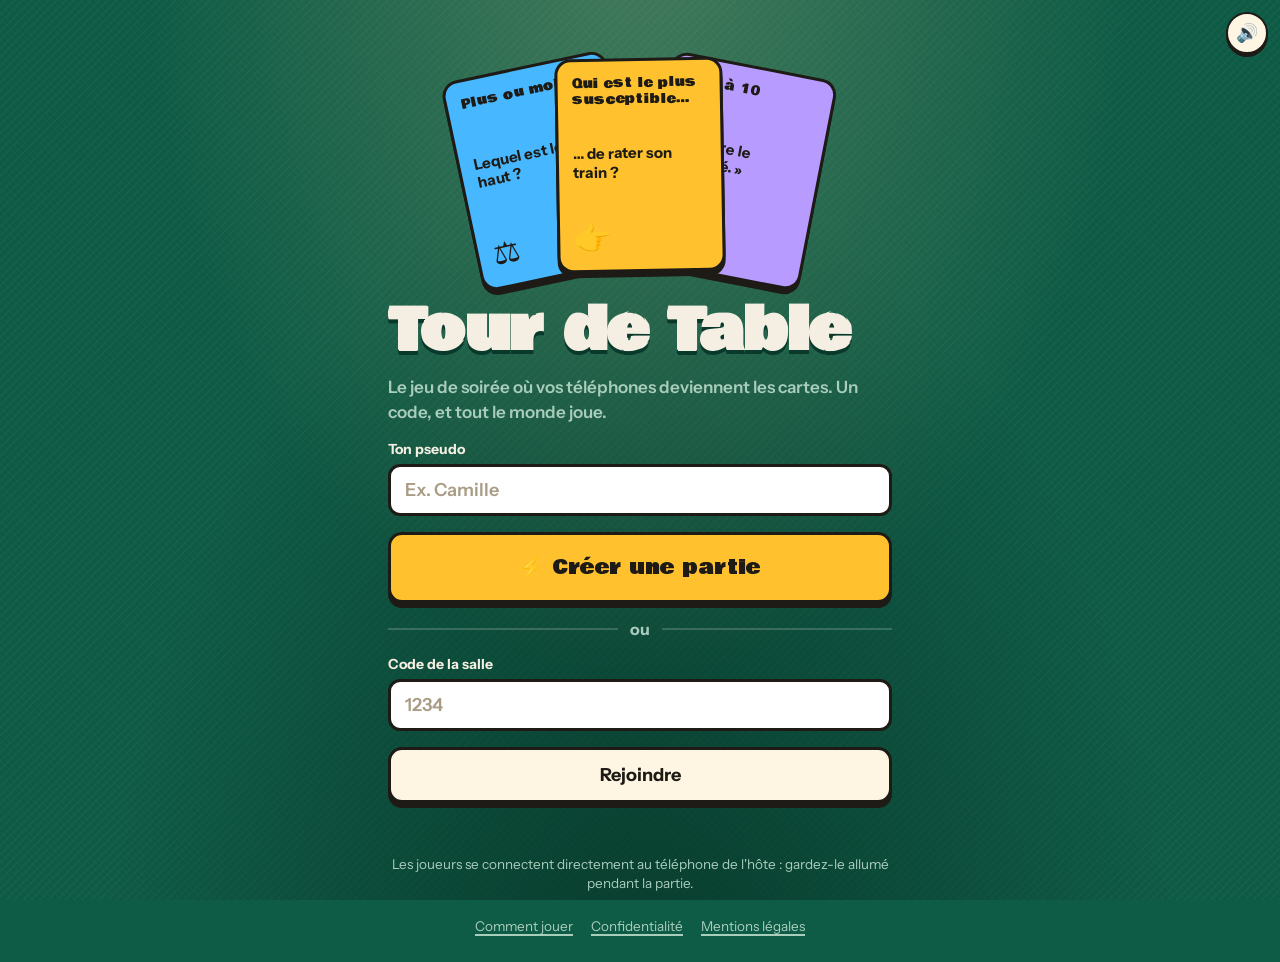
<file: index.html>
<!DOCTYPE html>
<html lang="fr">
<head>
  <meta charset="utf-8">
  <meta name="viewport" content="width=device-width, initial-scale=1, viewport-fit=cover">
  <meta name="theme-color" content="#0f5c46">
  <title>Tour de Table · jeu d'ambiance</title>
  <meta name="description" content="Jeu d'ambiance entre amis : une salle, un code, des manches surprises. Sans appli, sans compte.">
  <link rel="icon" type="image/png" href="icon-192.png">
  <link rel="apple-touch-icon" href="apple-touch-icon.png">
  <link rel="manifest" href="manifest.webmanifest">
  <meta name="apple-mobile-web-app-capable" content="yes">
  <meta name="apple-mobile-web-app-title" content="Tour de Table">
  <!-- Aperçu du lien dans WhatsApp, Messenger, SMS… -->
  <meta property="og:type" content="website">
  <meta property="og:site_name" content="Tour de Table">
  <meta property="og:title" content="🎲 Rejoins la partie de Tour de Table !">
  <meta property="og:description" content="Le jeu de soirée entre amis : un code, tous les téléphones, rien à installer.">
  <meta property="og:image" content="https://baptistecolleter-star.github.io/tour-de-table/og.jpg">
  <meta property="og:image:width" content="1200">
  <meta property="og:image:height" content="630">
  <meta property="og:url" content="https://baptistecolleter-star.github.io/tour-de-table/">
  <meta name="twitter:card" content="summary_large_image">
  <link rel="preload" href="fonts/bowlby-one-latin-400-normal.woff2" as="font" type="font/woff2" crossorigin>
  <link rel="stylesheet" href="style.css">
</head>
<body>
  <main id="app" aria-live="polite"></main>
  <noscript>Ce jeu a besoin de JavaScript.</noscript>
  <script src="vendor/peerjs.min.js"></script>
  <script src="vendor/qrcode.js"></script>
  <script src="data.js"></script>
  <script src="questions.js"></script>
  <script src="packs.js"></script>
  <script src="config.js"></script>
  <script src="app.js"></script>
  <script>if ('serviceWorker' in navigator) navigator.serviceWorker.register('sw.js').catch(() => {});</script>
</body>
</html>
</file>
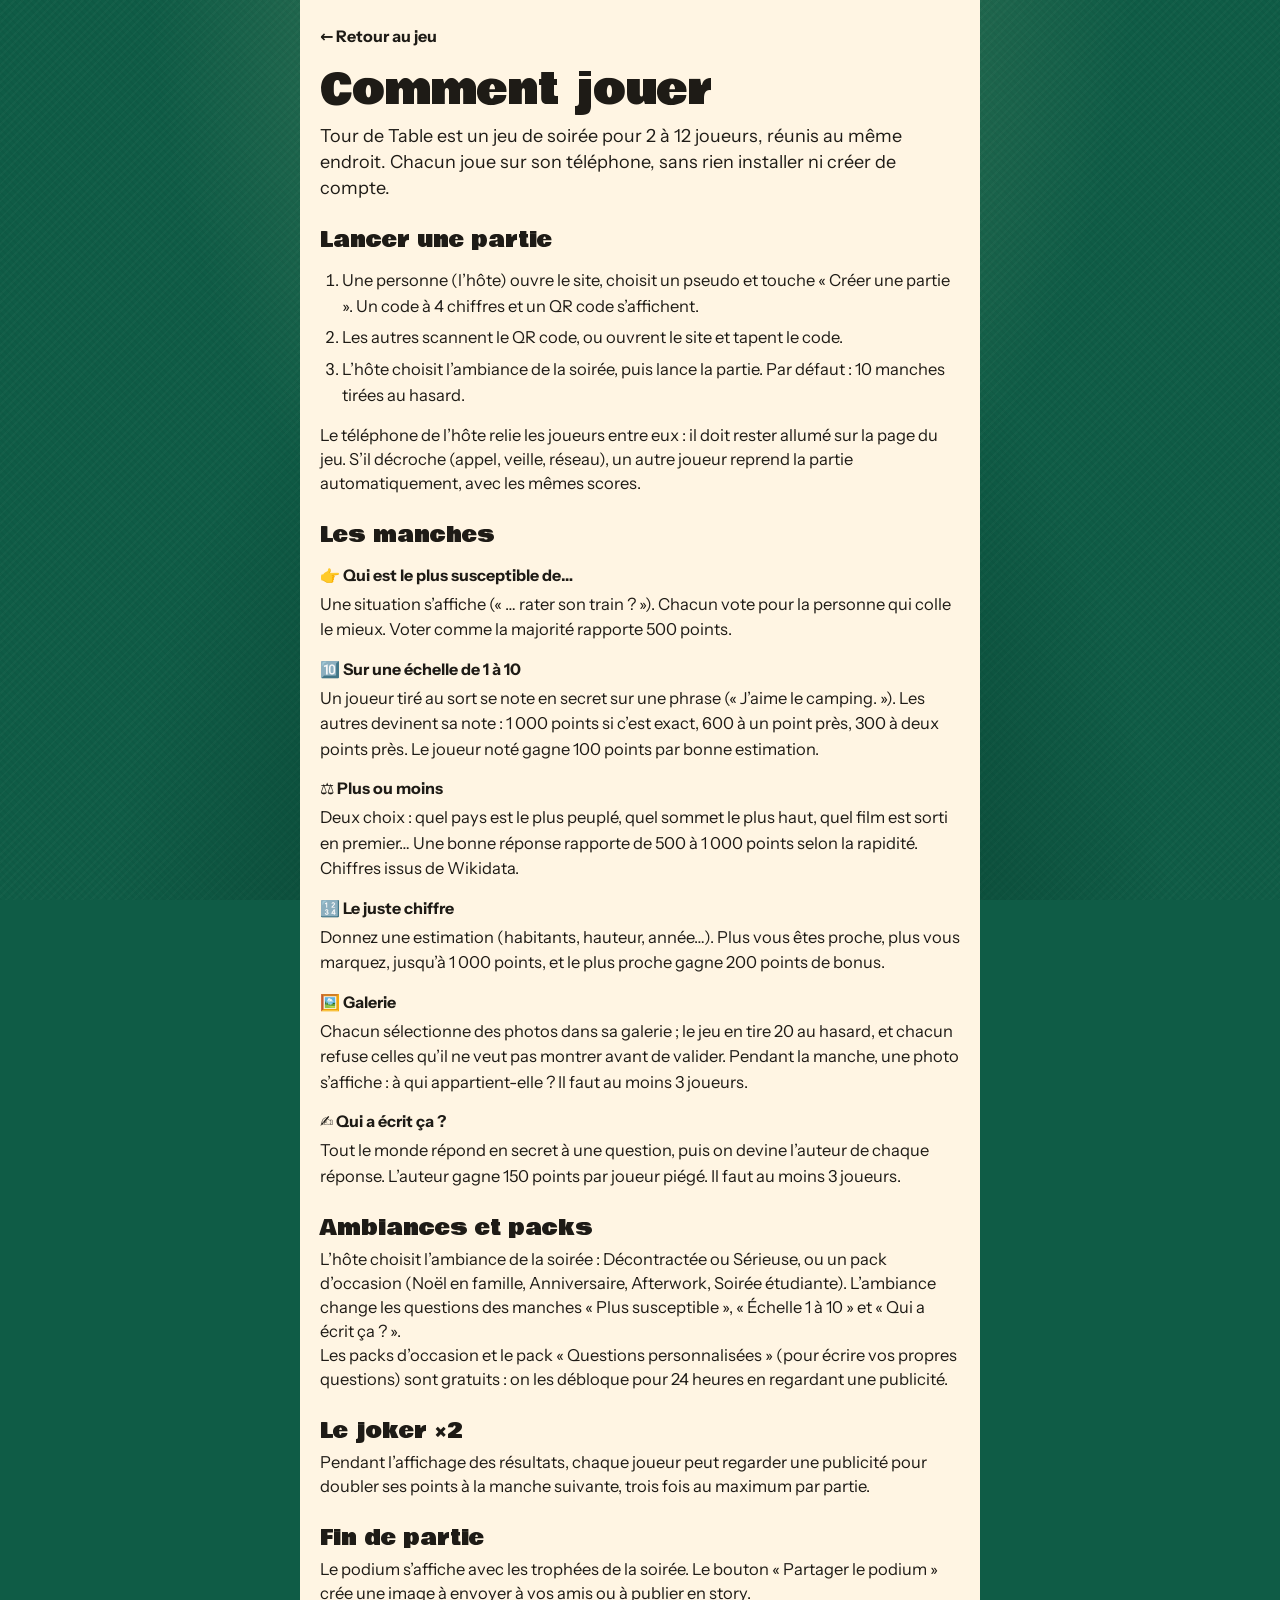
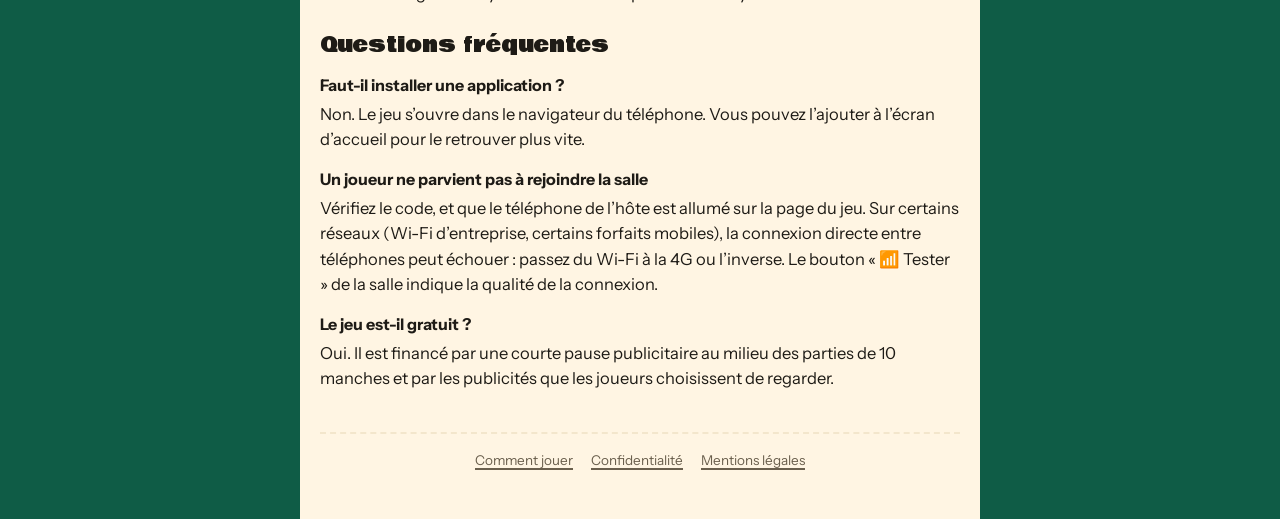
<file: comment-jouer.html>
<!DOCTYPE html>
<html lang="fr">
<head>
  <meta charset="utf-8">
  <meta name="viewport" content="width=device-width, initial-scale=1">
  <meta name="theme-color" content="#0f5c46">
  <title>Comment jouer · Tour de Table</title>
  <meta name="description" content="Règles de Tour de Table, le jeu de soirée entre amis sur téléphone : créer une partie, les manches, les points.">
  <link rel="icon" type="image/png" href="icon-192.png">
  <link rel="stylesheet" href="style.css">
</head>
<body>
<main class="doc">
  <a class="back" href="./">← Retour au jeu</a>

  <h1>Comment jouer</h1>
  <p class="lead">Tour de Table est un jeu de soirée pour 2 à 12 joueurs, réunis au même endroit. Chacun joue sur son téléphone, sans rien installer ni créer de compte.</p>

  <h2>Lancer une partie</h2>
  <ol>
    <li>Une personne (l’hôte) ouvre le site, choisit un pseudo et touche « Créer une partie ». Un code à 4 chiffres et un QR code s’affichent.</li>
    <li>Les autres scannent le QR code, ou ouvrent le site et tapent le code.</li>
    <li>L’hôte choisit l’ambiance de la soirée, puis lance la partie. Par défaut : 10 manches tirées au hasard.</li>
  </ol>
  <p>Le téléphone de l’hôte relie les joueurs entre eux : il doit rester allumé sur la page du jeu. S’il décroche (appel, veille, réseau), un autre joueur reprend la partie automatiquement, avec les mêmes scores.</p>

  <h2>Les manches</h2>
  <dl>
    <dt>👉 Qui est le plus susceptible de…</dt>
    <dd>Une situation s’affiche (« … rater son train ? »). Chacun vote pour la personne qui colle le mieux. Voter comme la majorité rapporte 500 points.</dd>
    <dt>🔟 Sur une échelle de 1 à 10</dt>
    <dd>Un joueur tiré au sort se note en secret sur une phrase (« J’aime le camping. »). Les autres devinent sa note : 1 000 points si c’est exact, 600 à un point près, 300 à deux points près. Le joueur noté gagne 100 points par bonne estimation.</dd>
    <dt>⚖️ Plus ou moins</dt>
    <dd>Deux choix : quel pays est le plus peuplé, quel sommet le plus haut, quel film est sorti en premier… Une bonne réponse rapporte de 500 à 1 000 points selon la rapidité. Chiffres issus de Wikidata.</dd>
    <dt>🔢 Le juste chiffre</dt>
    <dd>Donnez une estimation (habitants, hauteur, année…). Plus vous êtes proche, plus vous marquez, jusqu’à 1 000 points, et le plus proche gagne 200 points de bonus.</dd>
    <dt>🖼️ Galerie</dt>
    <dd>Chacun sélectionne des photos dans sa galerie ; le jeu en tire 20 au hasard, et chacun refuse celles qu’il ne veut pas montrer avant de valider. Pendant la manche, une photo s’affiche : à qui appartient-elle ? Il faut au moins 3 joueurs.</dd>
    <dt>✍️ Qui a écrit ça ?</dt>
    <dd>Tout le monde répond en secret à une question, puis on devine l’auteur de chaque réponse. L’auteur gagne 150 points par joueur piégé. Il faut au moins 3 joueurs.</dd>
  </dl>

  <h2>Ambiances et packs</h2>
  <p>L’hôte choisit l’ambiance de la soirée : Décontractée ou Sérieuse, ou un pack d’occasion (Noël en famille, Anniversaire, Afterwork, Soirée étudiante). L’ambiance change les questions des manches « Plus susceptible », « Échelle 1 à 10 » et « Qui a écrit ça ? ».</p>
  <p>Les packs d’occasion et le pack « Questions personnalisées » (pour écrire vos propres questions) sont gratuits : on les débloque pour 24 heures en regardant une publicité.</p>

  <h2>Le joker ×2</h2>
  <p>Pendant l’affichage des résultats, chaque joueur peut regarder une publicité pour doubler ses points à la manche suivante, trois fois au maximum par partie.</p>

  <h2>Fin de partie</h2>
  <p>Le podium s’affiche avec les trophées de la soirée. Le bouton « Partager le podium » crée une image à envoyer à vos amis ou à publier en story.</p>

  <h2>Questions fréquentes</h2>
  <dl>
    <dt>Faut-il installer une application ?</dt>
    <dd>Non. Le jeu s’ouvre dans le navigateur du téléphone. Vous pouvez l’ajouter à l’écran d’accueil pour le retrouver plus vite.</dd>
    <dt>Un joueur ne parvient pas à rejoindre la salle</dt>
    <dd>Vérifiez le code, et que le téléphone de l’hôte est allumé sur la page du jeu. Sur certains réseaux (Wi-Fi d’entreprise, certains forfaits mobiles), la connexion directe entre téléphones peut échouer : passez du Wi-Fi à la 4G ou l’inverse. Le bouton « 📶 Tester » de la salle indique la qualité de la connexion.</dd>
    <dt>Le jeu est-il gratuit ?</dt>
    <dd>Oui. Il est financé par une courte pause publicitaire au milieu des parties de 10 manches et par les publicités que les joueurs choisissent de regarder.</dd>
  </dl>
  <nav class="foot"><a href="comment-jouer.html">Comment jouer</a><a href="confidentialite.html">Confidentialité</a><a href="mentions-legales.html">Mentions légales</a></nav>
</main>
<script src="config.js"></script>
<script>
  // Coordonnées de l'éditeur (réglées dans config.js)
  (function () {
    var e = (window.TDT_CONFIG && window.TDT_CONFIG.editeur) || {};
    document.querySelectorAll('[data-editeur]').forEach(function (el) {
      var v = e[el.dataset.editeur];
      if (v) { el.textContent = v; if (el.tagName === 'A') el.href = 'mailto:' + v; }
    });
  })();
</script>
</body>
</html>
</file>
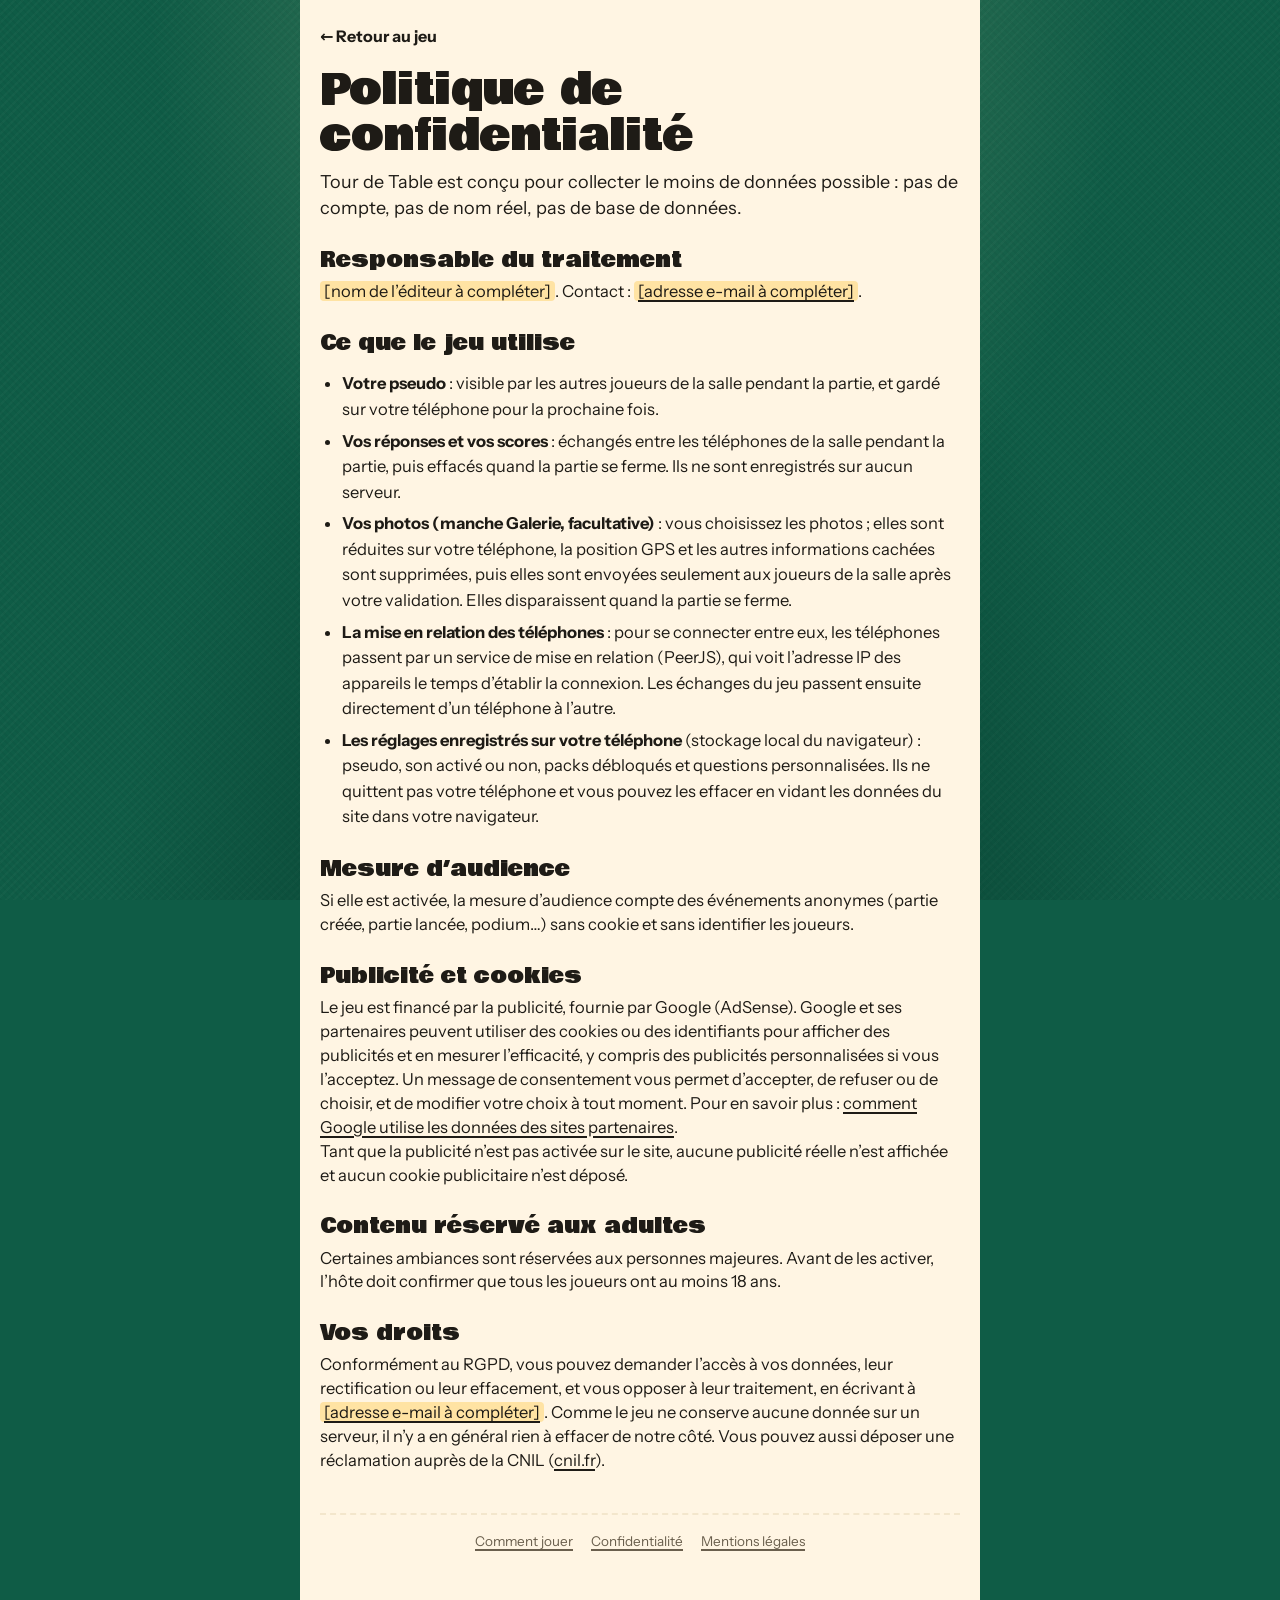
<file: confidentialite.html>
<!DOCTYPE html>
<html lang="fr">
<head>
  <meta charset="utf-8">
  <meta name="viewport" content="width=device-width, initial-scale=1">
  <meta name="theme-color" content="#0f5c46">
  <title>Politique de confidentialité · Tour de Table</title>
  <meta name="description" content="Données utilisées par Tour de Table, cookies et publicité, vos droits.">
  <link rel="icon" type="image/png" href="icon-192.png">
  <link rel="stylesheet" href="style.css">
</head>
<body>
<main class="doc">
  <a class="back" href="./">← Retour au jeu</a>

  <h1>Politique de confidentialité</h1>
  <p class="lead">Tour de Table est conçu pour collecter le moins de données possible : pas de compte, pas de nom réel, pas de base de données.</p>

  <h2>Responsable du traitement</h2>
  <p><span data-editeur="nom" class="todo">[nom de l’éditeur à compléter]</span>. Contact : <a data-editeur="email" class="todo" href="#">[adresse e-mail à compléter]</a>.</p>

  <h2>Ce que le jeu utilise</h2>
  <ul>
    <li><b>Votre pseudo</b> : visible par les autres joueurs de la salle pendant la partie, et gardé sur votre téléphone pour la prochaine fois.</li>
    <li><b>Vos réponses et vos scores</b> : échangés entre les téléphones de la salle pendant la partie, puis effacés quand la partie se ferme. Ils ne sont enregistrés sur aucun serveur.</li>
    <li><b>Vos photos (manche Galerie, facultative)</b> : vous choisissez les photos ; elles sont réduites sur votre téléphone, la position GPS et les autres informations cachées sont supprimées, puis elles sont envoyées seulement aux joueurs de la salle après votre validation. Elles disparaissent quand la partie se ferme.</li>
    <li><b>La mise en relation des téléphones</b> : pour se connecter entre eux, les téléphones passent par un service de mise en relation (PeerJS), qui voit l’adresse IP des appareils le temps d’établir la connexion. Les échanges du jeu passent ensuite directement d’un téléphone à l’autre.</li>
    <li><b>Les réglages enregistrés sur votre téléphone</b> (stockage local du navigateur) : pseudo, son activé ou non, packs débloqués et questions personnalisées. Ils ne quittent pas votre téléphone et vous pouvez les effacer en vidant les données du site dans votre navigateur.</li>
  </ul>

  <h2>Mesure d’audience</h2>
  <p>Si elle est activée, la mesure d’audience compte des événements anonymes (partie créée, partie lancée, podium…) sans cookie et sans identifier les joueurs.</p>

  <h2>Publicité et cookies</h2>
  <p>Le jeu est financé par la publicité, fournie par Google (AdSense). Google et ses partenaires peuvent utiliser des cookies ou des identifiants pour afficher des publicités et en mesurer l’efficacité, y compris des publicités personnalisées si vous l’acceptez. Un message de consentement vous permet d’accepter, de refuser ou de choisir, et de modifier votre choix à tout moment. Pour en savoir plus : <a href="https://policies.google.com/technologies/partner-sites?hl=fr" target="_blank" rel="noopener">comment Google utilise les données des sites partenaires</a>.</p>
  <p>Tant que la publicité n’est pas activée sur le site, aucune publicité réelle n’est affichée et aucun cookie publicitaire n’est déposé.</p>

  <h2>Contenu réservé aux adultes</h2>
  <p>Certaines ambiances sont réservées aux personnes majeures. Avant de les activer, l’hôte doit confirmer que tous les joueurs ont au moins 18 ans.</p>

  <h2>Vos droits</h2>
  <p>Conformément au RGPD, vous pouvez demander l’accès à vos données, leur rectification ou leur effacement, et vous opposer à leur traitement, en écrivant à <a data-editeur="email" class="todo" href="#">[adresse e-mail à compléter]</a>. Comme le jeu ne conserve aucune donnée sur un serveur, il n’y a en général rien à effacer de notre côté. Vous pouvez aussi déposer une réclamation auprès de la CNIL (<a href="https://www.cnil.fr" target="_blank" rel="noopener">cnil.fr</a>).</p>
  <nav class="foot"><a href="comment-jouer.html">Comment jouer</a><a href="confidentialite.html">Confidentialité</a><a href="mentions-legales.html">Mentions légales</a></nav>
</main>
<script src="config.js"></script>
<script>
  // Coordonnées de l'éditeur (réglées dans config.js)
  (function () {
    var e = (window.TDT_CONFIG && window.TDT_CONFIG.editeur) || {};
    document.querySelectorAll('[data-editeur]').forEach(function (el) {
      var v = e[el.dataset.editeur];
      if (v) { el.textContent = v; if (el.tagName === 'A') el.href = 'mailto:' + v; }
    });
  })();
</script>
</body>
</html>
</file>
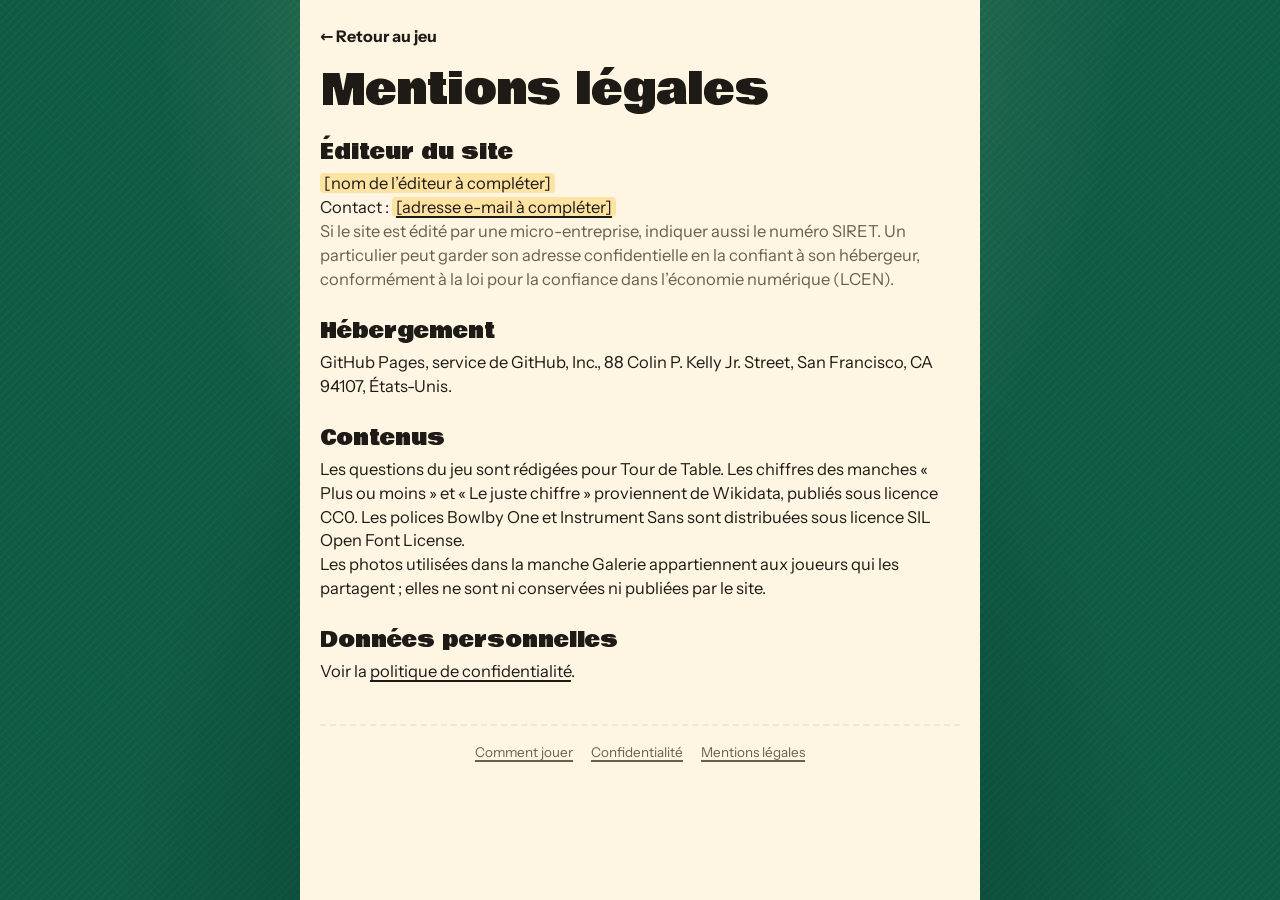
<file: mentions-legales.html>
<!DOCTYPE html>
<html lang="fr">
<head>
  <meta charset="utf-8">
  <meta name="viewport" content="width=device-width, initial-scale=1">
  <meta name="theme-color" content="#0f5c46">
  <title>Mentions légales · Tour de Table</title>
  <meta name="description" content="Mentions légales du site Tour de Table.">
  <link rel="icon" type="image/png" href="icon-192.png">
  <link rel="stylesheet" href="style.css">
</head>
<body>
<main class="doc">
  <a class="back" href="./">← Retour au jeu</a>

  <h1>Mentions légales</h1>

  <h2>Éditeur du site</h2>
  <p><span data-editeur="nom" class="todo">[nom de l’éditeur à compléter]</span><br>Contact : <a data-editeur="email" class="todo" href="#">[adresse e-mail à compléter]</a></p>
  <p class="mute small">Si le site est édité par une micro-entreprise, indiquer aussi le numéro SIRET. Un particulier peut garder son adresse confidentielle en la confiant à son hébergeur, conformément à la loi pour la confiance dans l’économie numérique (LCEN).</p>

  <h2>Hébergement</h2>
  <p>GitHub Pages, service de GitHub, Inc., 88 Colin P. Kelly Jr. Street, San Francisco, CA 94107, États-Unis.</p>

  <h2>Contenus</h2>
  <p>Les questions du jeu sont rédigées pour Tour de Table. Les chiffres des manches « Plus ou moins » et « Le juste chiffre » proviennent de Wikidata, publiés sous licence CC0. Les polices Bowlby One et Instrument Sans sont distribuées sous licence SIL Open Font License.</p>
  <p>Les photos utilisées dans la manche Galerie appartiennent aux joueurs qui les partagent ; elles ne sont ni conservées ni publiées par le site.</p>

  <h2>Données personnelles</h2>
  <p>Voir la <a href="confidentialite.html">politique de confidentialité</a>.</p>
  <nav class="foot"><a href="comment-jouer.html">Comment jouer</a><a href="confidentialite.html">Confidentialité</a><a href="mentions-legales.html">Mentions légales</a></nav>
</main>
<script src="config.js"></script>
<script>
  // Coordonnées de l'éditeur (réglées dans config.js)
  (function () {
    var e = (window.TDT_CONFIG && window.TDT_CONFIG.editeur) || {};
    document.querySelectorAll('[data-editeur]').forEach(function (el) {
      var v = e[el.dataset.editeur];
      if (v) { el.textContent = v; if (el.tagName === 'A') el.href = 'mailto:' + v; }
    });
  })();
</script>
</body>
</html>
</file>
<file: style.css>
/* Tour de Table : identité « tapis de jeu »
   Fond : feutre vert de table de jeu. Panneaux et questions : cartes en papier crème,
   contour encre et ombre franche (comme des pièces de jeu de société).
   Titres : Bowlby One (boîte de jeu). Texte : Instrument Sans. */

@font-face { font-family: 'Bowlby One'; src: url(fonts/bowlby-one-latin-400-normal.woff2) format('woff2'); font-weight: 400; font-display: swap; }
@font-face { font-family: 'Instrument Sans'; src: url(fonts/instrument-sans-latin-400-normal.woff2) format('woff2'); font-weight: 400; font-display: swap; }
@font-face { font-family: 'Instrument Sans'; src: url(fonts/instrument-sans-latin-600-normal.woff2) format('woff2'); font-weight: 600; font-display: swap; }
@font-face { font-family: 'Instrument Sans'; src: url(fonts/instrument-sans-latin-700-normal.woff2) format('woff2'); font-weight: 700; font-display: swap; }

:root {
  --felt: #0f5c46;
  --felt-deep: #08392b;
  --paper: #fff5e3;
  --paper-2: #f3e6cc;
  --ink: #1e1b16;
  --ink-soft: #6a5f4d;
  --sun: #ffc22e;
  --tomato: #ff5b3d;
  --sky: #47b8ff;
  --lilac: #b79bff;
  --mint: #63e0a5;
  --on-felt: #f4efe2;
  --on-felt-soft: #a9cdbd;
  --ok: #138a52;
  --ko: #d23a22;
  --r: 18px;
  --shadow: 0 5px 0 var(--ink);
  --display: 'Bowlby One', 'Arial Black', Impact, sans-serif;
  --body: 'Instrument Sans', system-ui, -apple-system, 'Segoe UI', Roboto, sans-serif;
  font-family: var(--body);
}
* { box-sizing: border-box; min-width: 0; }
html, body { margin: 0; min-height: 100%; }
body {
  color: var(--on-felt);
  background-color: var(--felt);
  /* grain du feutre + lumière de lampe au-dessus de la table */
  background-image:
    radial-gradient(ellipse at 50% -10%, rgba(255, 236, 170, .22), transparent 55%),
    radial-gradient(ellipse at 50% 120%, var(--felt-deep), transparent 60%),
    repeating-linear-gradient(45deg, rgba(0, 0, 0, .035) 0 2px, transparent 2px 5px),
    repeating-linear-gradient(-45deg, rgba(255, 255, 255, .025) 0 2px, transparent 2px 6px);
  background-attachment: fixed;
  -webkit-tap-highlight-color: transparent;
}
#app {
  max-width: 540px; margin: 0 auto;
  padding: max(18px, env(safe-area-inset-top)) 18px max(28px, env(safe-area-inset-bottom));
  display: flex; flex-direction: column; gap: 16px; min-height: 100dvh;
}
h1, h2, h3 { margin: 0; line-height: 1.1; }
h3 { font-family: var(--display); font-weight: 400; font-size: 19px; letter-spacing: .2px; }
p { margin: 0; line-height: 1.45; }
a { color: inherit; text-decoration-thickness: 2px; text-underline-offset: 3px; }
.mute { color: var(--on-felt-soft); }
.small { font-size: 13.5px; }
.center { text-align: center; }
.row { display: flex; gap: 10px; align-items: center; }
.row > * { flex: 1; }
.ok { color: var(--mint); font-weight: 700; }
:focus-visible { outline: 3px solid var(--sun); outline-offset: 3px; }

/* ---------- Panneaux papier ---------- */
.card, .sheet, .wait {
  background: var(--paper); color: var(--ink);
  border: 3px solid var(--ink); border-radius: var(--r);
  box-shadow: var(--shadow);
  padding: 16px; display: flex; flex-direction: column; gap: 12px;
}
.card .mute, .sheet .mute, .wait .mute, .qcard .mute { color: var(--ink-soft); }
.card .ok, .sheet .ok, .wait .ok { color: var(--ok); }
.wait { text-align: center; font-weight: 700; align-items: center; }

label { display: flex; flex-direction: column; gap: 6px; font-weight: 700; font-size: 14px; }
input, textarea, select {
  font: inherit; font-size: 18px; font-weight: 600; color: var(--ink); background: #fff;
  border: 3px solid var(--ink); border-radius: 12px; padding: 12px 14px; width: 100%;
}
input::placeholder, textarea::placeholder { color: #a99c84; }
input:focus, textarea:focus, select:focus { outline: none; box-shadow: 0 0 0 4px var(--sun); }
textarea { resize: none; min-height: 90px; }

/* ---------- Boutons : jetons épais qu'on enfonce ---------- */
button {
  font: inherit; font-weight: 700; font-size: 18px; color: var(--ink);
  background: var(--paper); border: 3px solid var(--ink); border-radius: 14px;
  padding: 14px 18px; width: 100%; cursor: pointer;
  box-shadow: var(--shadow); transition: transform .06s, box-shadow .06s;
}
button:active:not(:disabled) { transform: translateY(4px); box-shadow: 0 1px 0 var(--ink); }
button.primary { background: var(--sun); font-family: var(--display); font-weight: 400; letter-spacing: .3px; }
button.big { font-size: 20px; padding: 17px 14px; }
button.ghost { background: transparent; color: var(--on-felt); border-color: var(--on-felt); box-shadow: none; }
.card button.ghost, .sheet button.ghost { color: var(--ink); border-color: var(--ink); }
button.small { font-size: 14px; padding: 9px 13px; width: auto; border-width: 2px; box-shadow: 0 3px 0 var(--ink); }
button.ghost.small { box-shadow: none; }
button:disabled { opacity: .5; cursor: not-allowed; }

/* ---------- Accueil ---------- */
.home-hero { position: relative; height: 230px; margin: 4vh 0 4px; }
.hcard {
  position: absolute; left: 50%; top: 10px; width: 168px; height: 214px; margin-left: -84px;
  background: var(--paper); color: var(--ink); border: 3px solid var(--ink); border-radius: 16px; box-shadow: var(--shadow);
  padding: 14px; display: flex; flex-direction: column; justify-content: space-between; font-weight: 700; font-size: 15px; line-height: 1.25;
}
.hcard b { font-family: var(--display); font-weight: 400; font-size: 13px; }
.hcard i { font-style: normal; font-size: 30px; }
.hcard:nth-child(1) { transform: translateX(-96px) rotate(-12deg); background: var(--sky); }
.hcard:nth-child(2) { transform: translateX(96px) rotate(11deg); background: var(--lilac); }
.hcard:nth-child(3) { transform: translateY(-6px) rotate(-1deg); z-index: 2; background: var(--sun); }
.logo { font-family: var(--display); font-size: clamp(40px, 12vw, 58px); line-height: .95; color: var(--on-felt); text-shadow: 0 4px 0 var(--felt-deep); }
.tag { color: var(--on-felt-soft); font-size: 17px; font-weight: 600; }
.or { text-align: center; color: var(--on-felt-soft); font-weight: 700; display: flex; align-items: center; gap: 12px; }
.or::before, .or::after { content: ''; flex: 1; height: 2px; background: rgba(255, 255, 255, .18); }
.err { color: #ffd2c8; font-weight: 700; min-height: 1.2em; }
#app > label { color: var(--on-felt); }
.brand { font-family: var(--display); font-size: clamp(34px, 10vw, 46px); color: var(--on-felt); text-shadow: 0 4px 0 var(--felt-deep); }

/* ---------- Salle : le code en dés ---------- */
.top { display: flex; justify-content: space-between; align-items: center; gap: 10px; padding-right: 48px; color: var(--on-felt-soft); font-weight: 700; font-size: 14px; }
.pin { display: flex; justify-content: center; gap: 12px; margin: 2px 0 6px; }
.pin span {
  width: 64px; height: 72px; display: grid; place-items: center;
  font-family: var(--display); font-size: 44px; color: var(--ink);
  background: var(--paper); border: 3px solid var(--ink); border-radius: 16px; box-shadow: var(--shadow);
}
.pin span:nth-child(odd) { transform: rotate(-4deg); }
.pin span:nth-child(even) { transform: rotate(3deg); background: var(--sun); }
.qr { display: flex; justify-content: center; }
.qr svg { background: #fff; border: 3px solid var(--ink); border-radius: 12px; width: 150px; height: 150px; }

/* Joueurs : jetons de couleur */
.players { display: flex; flex-wrap: wrap; gap: 8px; }
.chip {
  display: inline-flex; align-items: center; gap: 7px; padding: 5px 12px 5px 5px;
  background: #fff; border: 2px solid var(--ink); border-radius: 999px; font-weight: 700; font-size: 15px;
}
.chip .tok { width: 28px; height: 28px; border-radius: 50%; display: grid; place-items: center; background: var(--c, var(--sun)); border: 2px solid var(--ink); font-family: var(--display); font-size: 13px; color: var(--ink); }
.chip.off { opacity: .45; text-decoration: line-through; }
.chip .ph { color: var(--ink-soft); font-weight: 600; font-size: 12px; }
.dot { display: inline-block; width: 9px; height: 9px; border-radius: 50%; background: #b9ad97; }
.dot.ok { background: #1fae68; }
.dot.faible { background: #ff9d1c; }
.dot.hote { background: var(--sun); box-shadow: 0 0 0 1.5px var(--ink); }
.dot.perdu { background: #c7bba5; }
.cats { display: grid; grid-template-columns: 1fr 1fr; gap: 8px; }
.cats label { flex-direction: row; align-items: center; gap: 8px; font-weight: 600; background: #fff; padding: 10px; border-radius: 12px; border: 2px solid var(--ink); }
.cats input { width: 20px; height: 20px; accent-color: var(--tomato); }

/* Ambiances */
.amb { display: grid; gap: 8px; }
.amb button { text-align: left; display: flex; flex-direction: column; gap: 2px; font-size: 16px; padding: 12px 14px; box-shadow: 0 3px 0 var(--ink); background: #fff; }
.amb button span { font-weight: 500; font-size: 13px; color: var(--ink-soft); }
.amb button.sel { background: var(--sun); }
.amb.occ { grid-template-columns: 1fr 1fr; }
.amb.occ button { font-size: 14.5px; padding: 11px 10px; }
.pack { display: flex; flex-wrap: wrap; justify-content: space-between; align-items: center; gap: 8px 10px; padding: 10px 0; border-bottom: 2px dashed var(--paper-2); }
.pack:last-child { border-bottom: 0; }
.pack > div:first-child { flex: 1 1 220px; }
.packact { display: flex; align-items: center; gap: 10px; flex-wrap: wrap; }
details.fold { padding: 0; gap: 0; }
details.fold > summary { list-style: none; cursor: pointer; padding: 14px 16px; display: flex; justify-content: space-between; align-items: center; }
details.fold > summary::-webkit-details-marker { display: none; }
details.fold > summary::after { content: '+'; font-family: var(--display); font-size: 22px; line-height: 1; }
details.fold[open] > summary::after { content: '–'; }
details.fold[open] { padding-bottom: 16px; }
details.fold > :not(summary) { margin: 0 16px 10px; }
.thumbs { display: flex; gap: 6px; overflow-x: auto; }
.thumbs img { width: 56px; height: 56px; object-fit: cover; border-radius: 8px; border: 2px solid var(--ink); flex: none; }

/* ---------- Manche ---------- */
.bar { height: 12px; background: var(--felt-deep); border-radius: 99px; overflow: hidden; border: 2px solid var(--ink); }
.bar > i { display: block; height: 100%; width: 100%; background: var(--tomato); transform-origin: left; }
.rule { font-size: 13.5px; color: var(--on-felt-soft); margin-top: -6px; }
/* La carte question : le moment fort, elle se retourne à chaque nouvelle question */
.qcard {
  background: var(--paper); color: var(--ink); border: 3px solid var(--ink); border-radius: 22px;
  box-shadow: 0 7px 0 var(--ink); padding: 20px 18px 22px; display: flex; flex-direction: column; gap: 14px;
  position: relative; transform-origin: 50% 60%;
  animation: deal .55s cubic-bezier(.2, .8, .25, 1.15) both;
}
.qcard::before, .qcard::after { content: '✦'; position: absolute; font-size: 14px; color: var(--tomato); }
.qcard::before { top: 10px; left: 12px; }
.qcard::after { bottom: 10px; right: 12px; transform: rotate(180deg); }
@keyframes deal { from { opacity: 0; transform: perspective(900px) rotateY(-80deg) translateY(10px); } to { opacity: 1; transform: none; } }
.prompt { font-family: var(--display); font-weight: 400; font-size: clamp(21px, 6vw, 27px); line-height: 1.18; padding: 0 6px; }
.photo { width: 100%; max-height: 44vh; object-fit: contain; border-radius: 14px; background: var(--ink); display: block; }
.quote { font-size: 22px; font-weight: 700; background: #fff; border: 2px solid var(--ink); border-left: 8px solid var(--tomato); padding: 14px 16px; border-radius: 12px; }
.choices { display: grid; gap: 10px; }
.choices button { text-align: left; font-size: 17px; background: #fff; }
.choices button.sel { background: var(--tomato); color: #fff; }
.choices.scale { grid-template-columns: repeat(5, minmax(0, 1fr)); }
.choices.scale button { text-align: center; padding: 14px 0; font-family: var(--display); font-size: 20px; }
.choices.duo button { text-align: center; font-size: 19px; padding: 22px 14px; }
.choices.duo button:first-child { background: var(--sky); }
.choices.duo button:last-child { background: var(--lilac); }
.choices.duo button.sel { background: var(--tomato); }

/* ---------- Révélation ---------- */
.answer { font-family: var(--display); font-size: clamp(30px, 9vw, 44px); color: var(--sun); text-align: center; text-shadow: 0 4px 0 var(--ink); line-height: 1.05; }
.results { display: flex; flex-direction: column; gap: 7px; }
.res { display: flex; justify-content: space-between; gap: 10px; background: var(--paper); color: var(--ink); padding: 10px 12px; border-radius: 12px; border: 2px solid var(--ink); }
.res .mute { color: var(--ink-soft); }
.res b { white-space: nowrap; }
.res .pts { color: var(--ok); font-weight: 800; font-family: var(--display); }
.res .pts.zero { color: #b2a58e; }
.res.mine { background: var(--sun); }
.tally { display: flex; flex-direction: column; gap: 8px; }
.trow { display: grid; grid-template-columns: minmax(0, 7em) minmax(0, 1fr) 2em; gap: 8px; align-items: center; font-weight: 700; }
.trow span { overflow: hidden; text-overflow: ellipsis; white-space: nowrap; }
.trow b { font-family: var(--display); font-weight: 400; }
.tbar { height: 16px; background: var(--felt-deep); border-radius: 99px; overflow: hidden; border: 2px solid var(--ink); }
.tbar i { display: block; height: 100%; background: var(--sun); animation: grow .8s ease both; }
.scores { display: flex; flex-direction: column; }
.score { display: flex; justify-content: space-between; font-weight: 700; padding: 8px 2px; border-bottom: 2px dashed var(--paper-2); }
.score:last-child { border-bottom: 0; }
.score.me { color: var(--tomato); }
.credit { font-size: 12px; color: var(--on-felt-soft); text-align: center; }
button.joker { background: var(--lilac); display: flex; flex-direction: column; align-items: center; gap: 2px; }
button.joker small { font-weight: 600; color: var(--ink-soft); font-size: 13px; }

/* ---------- Fin ---------- */
.podium { display: flex; align-items: flex-end; justify-content: center; gap: 8px; margin-top: 8px; }
.podium div { color: var(--ink); border: 3px solid var(--ink); border-radius: 14px 14px 0 0; border-bottom: 0; width: 31%; text-align: center; padding: 10px 6px; font-weight: 700; overflow-wrap: anywhere; }
.podium span { display: block; font-size: 30px; }
.podium .p1 { height: 180px; background: var(--sun); font-family: var(--display); font-weight: 400; }
.podium .p2 { height: 136px; background: var(--sky); }
.podium .p3 { height: 104px; background: var(--lilac); }
.award { display: flex; gap: 12px; align-items: center; padding: 6px 0; }
.award > span { font-size: 30px; }

/* ---------- Divers ---------- */
.spinner { width: 46px; height: 46px; border: 5px solid rgba(255, 255, 255, .25); border-top-color: var(--sun); border-radius: 50%; animation: spin 1s linear infinite; margin: 30vh auto 10px; }
@keyframes spin { to { transform: rotate(360deg); } }
.toast { position: fixed; left: 50%; bottom: 24px; transform: translateX(-50%); background: var(--ink); color: var(--paper); padding: 11px 16px; border-radius: 999px; font-weight: 700; z-index: 30; max-width: calc(100vw - 24px); text-align: center; border: 2px solid var(--sun); }
.banner { background: #ffe1d9; color: #5a1406; border: 2px solid var(--ink); padding: 10px 12px; border-radius: 12px; font-weight: 700; font-size: 14px; }
.modal { position: fixed; inset: 0; background: rgba(4, 28, 20, .75); display: flex; align-items: flex-end; justify-content: center; z-index: 20; padding: 12px; }
.sheet { width: 100%; max-width: 520px; max-height: 90dvh; overflow: auto; }
.adbox { aspect-ratio: 16 / 9; background: repeating-linear-gradient(45deg, var(--paper-2), var(--paper-2) 12px, #fff 12px, #fff 24px); border: 2px dashed var(--ink); border-radius: 12px; display: flex; flex-direction: column; align-items: center; justify-content: center; gap: 6px; text-align: center; padding: 12px; color: var(--ink); }
.adbox span { color: var(--ink-soft); font-size: 13px; }
.pubpause { display: flex; flex-direction: column; gap: 14px; min-height: 80dvh; justify-content: center; }
.adbox.big { aspect-ratio: 9 / 12; max-height: 60dvh; }
.mute-btn { position: fixed; top: max(12px, env(safe-area-inset-top)); right: 12px; width: 42px; height: 42px; padding: 0; border-radius: 50%; font-size: 18px; z-index: 15; box-shadow: 0 3px 0 var(--ink); border-width: 2px; }

/* Animations des résultats */
@keyframes popIn { from { opacity: 0; transform: translateY(8px) scale(.97); } to { opacity: 1; transform: none; } }
@keyframes bigPop { 0% { opacity: 0; transform: scale(.4) rotate(-6deg); } 70% { opacity: 1; transform: scale(1.12) rotate(2deg); } 100% { opacity: 1; transform: none; } }
@keyframes grow { from { width: 0; } }
.pop { opacity: 0; animation: popIn .35s ease forwards; }
.answer.suspense { opacity: 0; animation: bigPop .6s cubic-bezier(.2, .9, .3, 1.3) forwards; }
@media (prefers-reduced-motion: reduce) {
  .pop, .answer.suspense, .tbar i, .qcard { animation: none; opacity: 1; }
}
.pgrid { display: grid; grid-template-columns: repeat(4, minmax(0, 1fr)); gap: 8px; }
.pitem { position: relative; aspect-ratio: 1; }
.pitem img { width: 100%; height: 100%; object-fit: cover; border-radius: 10px; border: 2px solid var(--ink); display: block; }
.pno { position: absolute; top: -6px; right: -6px; width: 30px; height: 30px; padding: 0; border-radius: 50%; font-size: 15px; background: var(--tomato); color: #fff; border-width: 2px; box-shadow: 0 2px 0 var(--ink); }
.pno:disabled { opacity: .6; }
.pitem img { cursor: zoom-in; }
.lightbox { position: fixed; inset: 0; z-index: 40; background: rgba(4, 28, 20, .92); display: flex; flex-direction: column; align-items: center; justify-content: center; gap: 16px; padding: 18px; }
.lightbox img { max-width: 100%; max-height: 70dvh; border-radius: 14px; border: 3px solid var(--paper); }
.lightbox .row { width: 100%; max-width: 420px; }
.lightbox .refuse { background: var(--tomato); color: #fff; }

/* ---------- Pages d'information (comment jouer, légal) ---------- */
.doc { max-width: 680px; margin: 0 auto; padding: 24px 20px 48px; background: var(--paper); color: var(--ink); min-height: 100dvh; line-height: 1.55; }
.doc h1 { font-family: var(--display); font-weight: 400; font-size: clamp(30px, 8vw, 42px); margin: 18px 0 10px; }
.doc h2 { font-family: var(--display); font-weight: 400; font-size: 21px; margin: 28px 0 8px; }
.doc .lead { font-size: 18px; }
.doc p, .doc li, .doc dd { font-size: 16.5px; }
.doc dt { font-weight: 700; margin-top: 14px; }
.doc dd { margin: 4px 0 0 0; }
.doc ol, .doc ul { padding-left: 22px; }
.doc li { margin: 6px 0; }
.doc .back { font-weight: 700; text-decoration: none; }
.doc .todo { background: #ffe3a3; padding: 0 4px; border-radius: 4px; }
.doc .mute { color: var(--ink-soft); }
.foot { display: flex; flex-wrap: wrap; justify-content: center; gap: 6px 18px; font-size: 13.5px; margin-top: 8px; }
.foot a { color: var(--on-felt-soft); }
.doc .foot { margin-top: 40px; padding-top: 16px; border-top: 2px dashed var(--paper-2); }
.doc .foot a { color: var(--ink-soft); }
</file>
